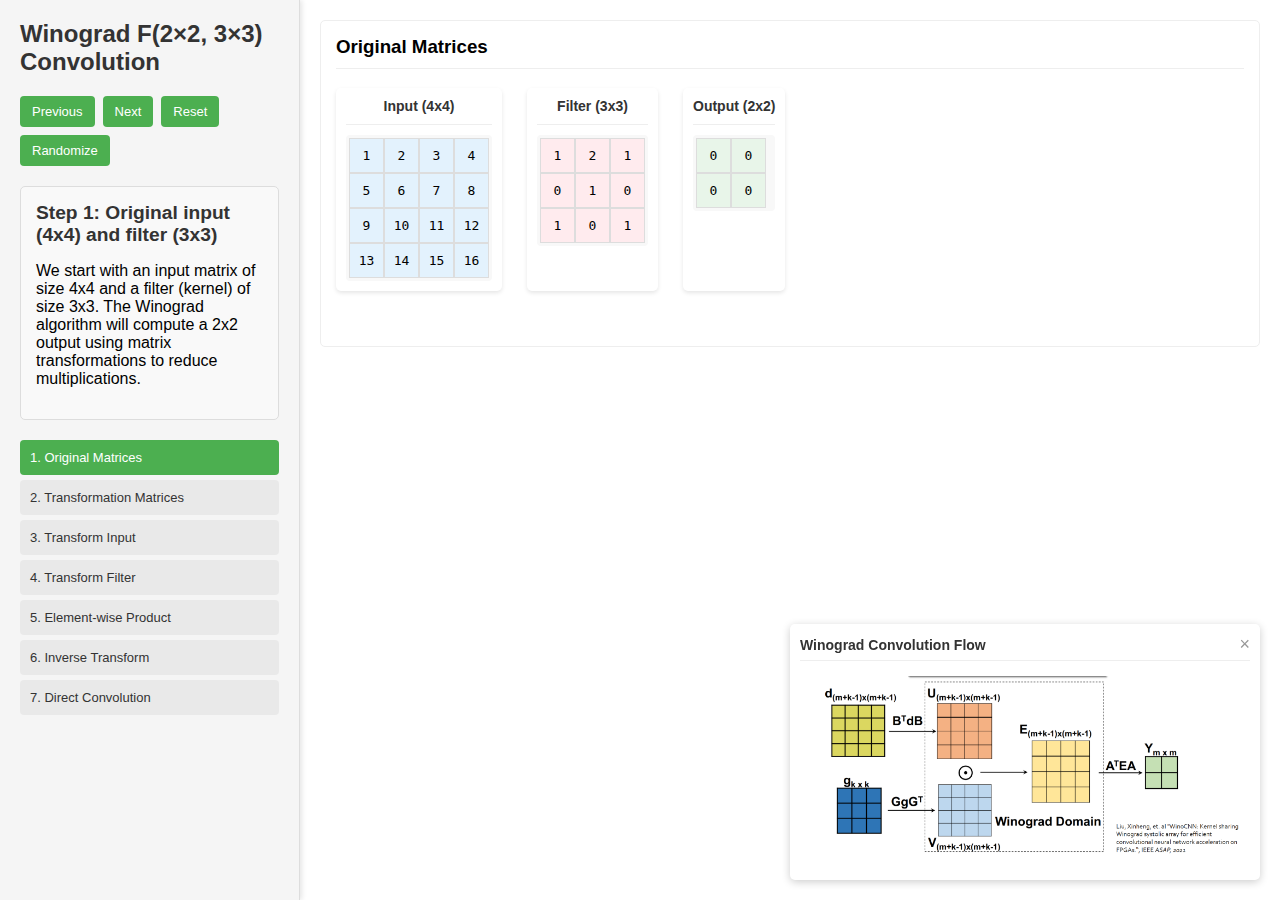
<file: index.html>
<!DOCTYPE html>
<html lang="en">
<head>
    <meta charset="UTF-8">
    <meta name="viewport" content="width=device-width, initial-scale=1.0">
    <title>Winograd Convolution Algorithm Visualization</title>
    <style>
        body {
            margin: 0;
            padding: 0;
            font-family: Arial, sans-serif;
            overflow: hidden;
        }
        
        .container {
            display: grid;
            grid-template-columns: 300px 1fr;
            height: 100vh;
        }
        
        .sidebar {
            background-color: #f5f5f5;
            padding: 20px;
            border-right: 1px solid #ddd;
            overflow-y: auto;
            box-shadow: 2px 0 5px rgba(0,0,0,0.1);
        }
        
        .main-content {
            padding: 20px;
            overflow-y: auto;
        }
        
        h1 {
            font-size: 1.5rem;
            margin-top: 0;
            margin-bottom: 20px;
            color: #333;
        }
        
        h2 {
            font-size: 1.2rem;
            margin-top: 0;
            color: #333;
        }
        
        .controls {
            display: flex;
            gap: 8px;
            margin-bottom: 20px;
            flex-wrap: wrap;
        }
        
        button {
            padding: 8px 12px;
            background-color: #4CAF50;
            color: white;
            border: none;
            border-radius: 4px;
            cursor: pointer;
            font-size: 13px;
        }
        
        button:hover {
            background-color: #45a049;
        }
        
        .step-navigation {
            margin-bottom: 20px;
        }
        
        .step-btn {
            display: block;
            width: 100%;
            text-align: left;
            padding: 10px;
            margin-bottom: 5px;
            background-color: #e9e9e9;
            border: none;
            border-radius: 4px;
            cursor: pointer;
            color: #333;
        }
        
        .step-btn.active {
            background-color: #4CAF50;
            color: white;
        }
        
        .explanation-box {
            background-color: #f9f9f9;
            border: 1px solid #ddd;
            padding: 15px;
            margin-bottom: 20px;
            border-radius: 5px;
        }
        
        .formula {
            font-family: 'Times New Roman', Times, serif;
            font-style: italic;
            font-size: 1.1em;
            margin: 10px 0;
        }
        
        .matrix-container {
            background-color: white;
            border-radius: 5px;
            box-shadow: 0 2px 4px rgba(0,0,0,0.1);
            padding: 10px;
            margin: 0 10px 20px 0;
            display: inline-block;
            vertical-align: top;
        }
        
        .matrix-container h3 {
            margin-top: 0;
            margin-bottom: 10px;
            font-size: 14px;
            text-align: center;
            color: #333;
        }
        
        .matrix-row {
            display: flex;
            flex-wrap: wrap;
            gap: 15px;
            margin-bottom: 20px;
        }
        
        .matrix {
            display: grid;
            gap: 0 !important;
            justify-items: center;
            background-color: #f8f8f8;
            border-radius: 4px;
            padding: 3px;
        }
        
        .cell {
            width: 35px;
            height: 35px;
            display: flex;
            align-items: center;
            justify-content: center;
            font-family: monospace;
            font-size: 13px;
            border: 1px solid #ddd;
            background-color: white;
            text-align: center;
            box-sizing: border-box;
        }
        
        .cell.active {
            background-color: #e0e0e0;
            font-weight: bold;
        }
        
        .input { background-color: #e3f2fd; }
        .filter { background-color: #ffebee; }
        .output { background-color: #e8f5e9; }
        .transform { background-color: #fff9c4; }
        
        .animation-container {
            position: relative;
        }
        
        #kernelHighlight {
            position: absolute;
            border: 3px dashed #ff5722;
            pointer-events: none;
            z-index: 2;
        }
        
        #transformationStatus {
            margin-left: 10px;
            padding: 8px;
            color: #333;
            font-style: italic;
        }
        
        .section {
            margin-bottom: 20px;
            border: 1px solid #eee;
            border-radius: 5px;
            padding: 15px;
            background: white;
        }
        
        .section h3 {
            margin-top: 0;
            padding-bottom: 10px;
            border-bottom: 1px solid #eee;
        }
        
        .hidden {
            display: none;
        }
        
        .input-side, .filter-side {
            display: inline-block;
            vertical-align: top;
            margin-right: 15px;
        }
        
        /* New styles for the diagram in the bottom right */
        /* Updated diagram container size */
        .diagram-container {
            position: fixed;
            bottom: 20px;
            right: 20px;
            width: 450px; /* Increased from 250px */
            background-color: white;
            border-radius: 5px;
            box-shadow: 0 2px 8px rgba(0, 0, 0, 0.2);
            padding: 10px;
            z-index: 1000;
        }

        /* You can also adjust the padding if needed */
        .diagram-content {
            text-align: center;
            padding: 5px;
        }

        /* Ensure image scales properly within the larger container */
        .diagram-content img {
            max-width: 100%;
            height: auto;
            border-radius: 3px;
        }
        
        .diagram-header {
            display: flex;
            justify-content: space-between;
            align-items: center;
            border-bottom: 1px solid #eee;
            padding-bottom: 5px;
            margin-bottom: 10px;
        }
        
        .diagram-title {
            font-weight: bold;
            font-size: 14px;
            color: #333;
        }
        
        .close-btn {
            cursor: pointer;
            font-size: 18px;
            color: #999;
        }
        
        .close-btn:hover {
            color: #333;
        }
        
        .diagram-content {
            text-align: center;
        }
        
        .diagram-content img {
            max-width: 100%;
            height: auto;
            border-radius: 3px;
        }
    </style>
</head>
<body>
    <div class="container">
        <!-- Sidebar for navigation and controls -->
        <div class="sidebar">
            <h1>Winograd F(2×2, 3×3) Convolution</h1>
            
            <div class="controls">
                <button id="prevBtn">Previous</button>
                <button id="nextBtn">Next</button>
                <button id="resetBtn">Reset</button>
                <button id="randomizeBtn">Randomize</button>
            </div>
            
            <div class="explanation-box">
                <h2 id="explanation">Step 1: Original input (4x4) and filter (3x3)</h2>
                <p id="stepDetail"></p>
            </div>
            
            <div class="step-navigation">
                <button class="step-btn active" data-step="0">1. Original Matrices</button>
                <button class="step-btn" data-step="1">2. Transformation Matrices</button>
                <button class="step-btn" data-step="2">3. Transform Input</button>
                <button class="step-btn" data-step="3">4. Transform Filter</button>
                <button class="step-btn" data-step="4">5. Element-wise Product</button>
                <button class="step-btn" data-step="5">6. Inverse Transform</button>
                <button class="step-btn" data-step="6">7. Direct Convolution</button>
            </div>
            
            <div id="animationControls" class="controls hidden">
                <button id="animateBtn">Animate Transformation</button>
                <div id="transformationStatus"></div>
            </div>
        </div>
        
        <!-- Main content area -->
        <div class="main-content">
            <!-- Original Matrices Section -->
            <div id="section-0" class="section">
                <h3>Original Matrices</h3>
                <div id="originalMatrices" class="matrix-row">
                    <div class="matrix-container">
                        <h3>Input (4x4)</h3>
                        <div id="inputMatrix" class="matrix"></div>
                    </div>
                    
                    <div class="matrix-container">
                        <h3>Filter (3x3)</h3>
                        <div id="filterMatrix" class="matrix"></div>
                    </div>
                    
                    <div class="matrix-container">
                        <h3>Output (2x2)</h3>
                        <div id="outputMatrix" class="matrix"></div>
                    </div>
                </div>
            </div>
            
            <!-- Transformation Matrices Section -->
            <div id="section-1" class="section hidden">
                <h3>Transformation Matrices</h3>
                <div id="transformMatrices" class="matrix-row">
                    <div class="matrix-container">
                        <h3>B Matrix (4x4)</h3>
                        <div id="bMatrix" class="matrix"></div>
                    </div>
                    
                    <div class="matrix-container">
                        <h3>G Matrix (4x3)</h3>
                        <div id="gMatrix" class="matrix"></div>
                    </div>
                    
                    <div class="matrix-container">
                        <h3>A Matrix (2x4)</h3>
                        <div id="aMatrix" class="matrix"></div>
                    </div>
                </div>
            </div>
            
            <!-- Input Transformation Section -->
            <div id="section-2" class="section hidden">
                <h3>Input Transformation: U = B × Input × B<sup>T</sup></h3>
                <div class="matrix-row">
                    <div class="matrix-container">
                        <h3>Input (4x4)</h3>
                        <div id="inputMatrix2" class="matrix"></div>
                    </div>
                    
                    <div class="matrix-container">
                        <h3>B Matrix</h3>
                        <div id="bMatrix2" class="matrix"></div>
                    </div>
                    
                    <div class="matrix-container">
                        <h3>B<sup>T</sup> Matrix</h3>
                        <div id="bMatrixT" class="matrix"></div>
                    </div>
                </div>
                
                <div class="matrix-row">
                    <div class="matrix-container">
                        <h3>Input × B<sup>T</sup></h3>
                        <div id="interInputBT" class="matrix"></div>
                    </div>
                    
                    <div class="matrix-container">
                        <h3>Transformed Input (U)</h3>
                        <div id="transformedInputMatrix" class="matrix"></div>
                    </div>
                </div>
            </div>
            
            <!-- Filter Transformation Section -->
            <div id="section-3" class="section hidden">
                <h3>Filter Transformation: V = G × Filter × G<sup>T</sup></h3>
                <div class="matrix-row">
                    <div class="matrix-container">
                        <h3>Filter (3x3)</h3>
                        <div id="filterMatrix2" class="matrix"></div>
                    </div>
                    
                    <div class="matrix-container">
                        <h3>G Matrix</h3>
                        <div id="gMatrix2" class="matrix"></div>
                    </div>
                    
                    <div class="matrix-container">
                        <h3>G<sup>T</sup> Matrix</h3>
                        <div id="gMatrixT" class="matrix"></div>
                    </div>
                </div>
                
                <div class="matrix-row">
                    <div class="matrix-container">
                        <h3>Filter × G<sup>T</sup></h3>
                        <div id="interFilterGT" class="matrix"></div>
                    </div>
                    
                    <div class="matrix-container">
                        <h3>Transformed Filter (V)</h3>
                        <div id="transformedFilterMatrix" class="matrix"></div>
                    </div>
                </div>
            </div>
            
            <!-- Element-wise Product Section -->
            <div id="section-4" class="section hidden">
                <h3>Element-wise Multiplication: M = U ⊙ V</h3>
                <div class="matrix-row">
                    <div class="matrix-container">
                        <h3>Transformed Input (U)</h3>
                        <div id="transformedInputMatrix2" class="matrix"></div>
                    </div>
                    
                    <div class="matrix-container">
                        <h3>Transformed Filter (V)</h3>
                        <div id="transformedFilterMatrix2" class="matrix"></div>
                    </div>
                    
                    <div class="matrix-container">
                        <h3>Element-wise Product (M)</h3>
                        <div id="elementwiseProductMatrix" class="matrix"></div>
                    </div>
                </div>
            </div>
            
            <!-- Inverse Transform Section -->
            <div id="section-5" class="section hidden">
                <h3>Inverse Transform: Output = A × M × A<sup>T</sup></h3>
                <div class="matrix-row">
                    <div class="matrix-container">
                        <h3>Element-wise Product (M)</h3>
                        <div id="elementwiseProductMatrix2" class="matrix"></div>
                    </div>
                    
                    <div class="matrix-container">
                        <h3>A Matrix</h3>
                        <div id="aMatrix2" class="matrix"></div>
                    </div>
                    
                    <div class="matrix-container">
                        <h3>A<sup>T</sup> Matrix</h3>
                        <div id="aMatrixT" class="matrix"></div>
                    </div>
                </div>
                
                <div class="matrix-row">
                    <div class="matrix-container">
                        <h3>M × A<sup>T</sup></h3>
                        <div id="interAProduct" class="matrix"></div>
                    </div>
                    
                    <div class="matrix-container">
                        <h3>Final Output (2x2)</h3>
                        <div id="outputMatrix2" class="matrix"></div>
                    </div>
                </div>
            </div>
            
            <!-- Direct Convolution Section -->
            <div id="section-6" class="section hidden">
                <h3>Direct Convolution (For Comparison)</h3>
                <div id="convAnimation" class="matrix-row">
                    <div class="matrix-container">
                        <h3>Input with Kernel</h3>
                        <div class="animation-container">
                            <div id="animInputMatrix" class="matrix"></div>
                            <div id="kernelHighlight"></div>
                        </div>
                    </div>
                    
                    <div class="matrix-container">
                        <h3>Convolution Result</h3>
                        <div id="animOutputMatrix" class="matrix"></div>
                    </div>
                </div>
            </div>
        </div>
    </div>
    
    <!-- Winograd Diagram Container -->
    <div class="diagram-container">
        <div class="diagram-header">
            <div class="diagram-title">Winograd Convolution Flow</div>
            <div class="close-btn" onclick="toggleDiagram()">×</div>
        </div>
        <div class="diagram-content">
            <!-- Replace with your actual diagram image -->
            <img src="winograd-diagram.png" alt="Winograd Convolution Flow">
        </div>
    </div>
    
    <script src="script3.js"></script>
    <script>
        // Function to toggle the diagram visibility
        function toggleDiagram() {
            const diagram = document.querySelector('.diagram-container');
            if (diagram.style.display === 'none') {
                diagram.style.display = 'block';
            } else {
                diagram.style.display = 'none';
            }
        }
    </script>
</body>
</html>
</file>
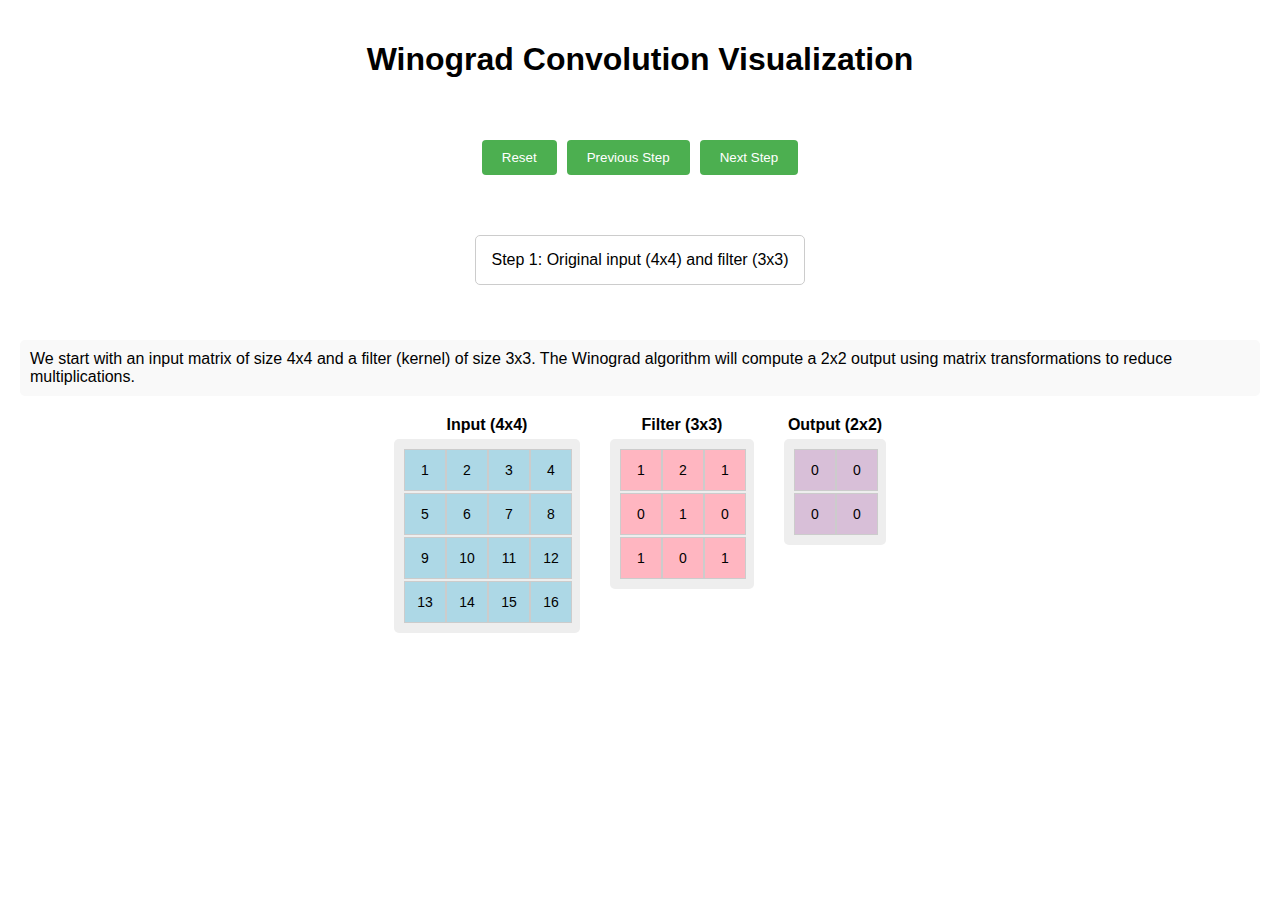
<file: test4.html>
<!DOCTYPE html>
<html>
<head>
    <style>
        body {
            font-family: Arial, sans-serif;
            margin: 20px;
        }
        
        .container {
            display: flex;
            flex-direction: column;
            align-items: center;
            gap: 20px;
        }
        
        .matrix-row {
            display: flex;
            gap: 30px;
            margin-bottom: 30px;
            flex-wrap: wrap;
            justify-content: center;
        }
        
        .matrix-container {
            display: flex;
            flex-direction: column;
            align-items: center;
        }
        
        .matrix-label {
            font-weight: bold;
            margin-bottom: 5px;
        }
        
        .matrix {
            display: grid;
            gap: 2px;
            background: #eee;
            padding: 10px;
            border-radius: 5px;
        }
        
        .cell {
            width: 40px;
            height: 40px;
            background: white;
            display: flex;
            align-items: center;
            justify-content: center;
            border: 1px solid #ccc;
            transition: all 0.3s;
            font-size: 14px;
        }
        
        .active {
            background: #90EE90 !important;
        }
        
        .input {
            background: #ADD8E6;
        }
        
        .filter {
            background: #FFB6C1;
        }
        
        .output {
            background: #D8BFD8;
        }
        
        .transform {
            background: #FFDAB9;
        }
        
        .controls {
            display: flex;
            gap: 10px;
            margin: 20px 0;
        }
        
        button {
            padding: 10px 20px;
            cursor: pointer;
            background-color: #4CAF50;
            color: white;
            border: none;
            border-radius: 4px;
        }
        
        button:hover {
            background-color: #45a049;
        }
        
        .explanation {
            margin: 20px;
            padding: 15px;
            border: 1px solid #ccc;
            border-radius: 5px;
            max-width: 800px;
            text-align: center;
        }
        
        .step-detail {
            margin-top: 15px;
            padding: 10px;
            background-color: #f9f9f9;
            border-radius: 5px;
            text-align: left;
        }
        
        .highlight {
            color: #e91e63;
            font-weight: bold;
        }
        
        .formula {
            margin: 10px 0;
            font-family: monospace;
            background-color: #f5f5f5;
            padding: 5px;
            border-radius: 3px;
        }
        
        .animation-box {
            border: 2px solid #4CAF50;
            padding: 10px;
            margin-top: 20px;
            border-radius: 5px;
            display: flex;
            flex-direction: column;
            align-items: center;
        }
        
        .kernel-animation {
            position: relative;
            margin: 20px 0;
        }
        
        .kernel-highlight {
            position: absolute;
            border: 3px solid red;
            background: rgba(255, 0, 0, 0.1);
            pointer-events: none;
        }
    </style>
</head>
<body>
    <div class="container">
        <h1>Winograd Convolution Visualization</h1>
        
        <div class="controls">
            <button onclick="reset()">Reset</button>
            <button onclick="prevStep()">Previous Step</button>
            <button onclick="nextStep()">Next Step</button>
        </div>

        <div class="explanation" id="explanation"></div>
        <div class="step-detail" id="stepDetail"></div>
        
        <!-- Original Matrices -->
        <div class="matrix-row" id="originalMatrices">
            <div class="matrix-container">
                <div class="matrix-label">Input (4x4)</div>
                <div class="matrix" id="inputMatrix"></div>
            </div>
            <div class="matrix-container">
                <div class="matrix-label">Filter (3x3)</div>
                <div class="matrix" id="filterMatrix"></div>
            </div>
            <div class="matrix-container">
                <div class="matrix-label">Output (2x2)</div>
                <div class="matrix" id="outputMatrix"></div>
            </div>
        </div>
        
        <!-- Transformation Matrices -->
        <div class="matrix-row" id="transformMatrices" style="display: none;">
            <div class="matrix-container">
                <div class="matrix-label">B Matrix (4x4)</div>
                <div class="matrix" id="bMatrix"></div>
            </div>
            <div class="matrix-container">
                <div class="matrix-label">G Matrix (4x3)</div>
                <div class="matrix" id="gMatrix"></div>
            </div>
            <div class="matrix-container">
                <div class="matrix-label">A Matrix (2x4)</div>
                <div class="matrix" id="aMatrix"></div>
            </div>
        </div>
        
        <!-- Transformed Matrices -->
        <div class="matrix-row" id="transformedMatrices" style="display: none;">
            <div class="matrix-container">
                <div class="matrix-label">Transformed Input (4x4)</div>
                <div class="matrix" id="transformedInputMatrix"></div>
            </div>
            <div class="matrix-container">
                <div class="matrix-label">Transformed Filter (4x4)</div>
                <div class="matrix" id="transformedFilterMatrix"></div>
            </div>
        </div>
        
        <!-- Element-wise Product -->
        <div class="matrix-row" id="productMatrix" style="display: none;">
            <div class="matrix-container">
                <div class="matrix-label">Element-wise Product (4x4)</div>
                <div class="matrix" id="elementwiseProductMatrix"></div>
            </div>
        </div>
        
        <!-- Convolution Animation -->
        <div class="animation-box" id="convAnimation" style="display: none;">
            <div class="matrix-label">Convolution Animation</div>
            <div class="kernel-animation" id="kernelAnimation">
                <div class="matrix" id="animInputMatrix"></div>
                <div class="kernel-highlight" id="kernelHighlight"></div>
            </div>
            <div class="matrix-container">
                <div class="matrix-label">Output Being Filled</div>
                <div class="matrix" id="animOutputMatrix"></div>
            </div>
        </div>
    </div>

    <script>
        // Winograd transformation matrices
        const B = [
            [1, 0, -1, 0], 
            [0, 1, 1, 0], 
            [0, -1, 1, 0], 
            [0, 1, 0, -1]
        ];
        
        const G = [
            [1, 0, 0], 
            [0.5, 0.5, 0.5], 
            [0.5, -0.5, 0.5], 
            [0, 0, 1]
        ];
        
        const A = [
            [1, 1, 1, 0], 
            [0, 1, -1, -1]
        ];

        let currentStep = 0;
        const steps = [
            "Step 1: Original input (4x4) and filter (3x3)",
            "Step 2: View transformation matrices (B, G, A)",
            "Step 3: Transform input using B matrices",
            "Step 4: Transform filter using G matrices",
            "Step 5: Element-wise multiplication",
            "Step 6: Final output after inverse transform using A",
            "Step 7: Direct convolution animation (for comparison)"
        ];

        const stepDescriptions = [
            "We start with an input matrix of size 4x4 and a filter (kernel) of size 3x3. The Winograd algorithm will compute a 2x2 output using matrix transformations to reduce multiplications.",
            
            "B matrix (4x4): Used to transform the input tile<br>G matrix (4x3): Used to transform the filter<br>A matrix (2x4): Used for the inverse transform<br><br>These matrices are carefully designed to minimize the number of multiplications needed.",
            
            "To transform the input, we compute:<br><div class='formula'>U = B<sup>T</sup> × Input × B</div>This transforms the original input into a form that allows efficient computation.",
            
            "Similarly, we transform the filter with:<br><div class='formula'>V = G × Filter × G<sup>T</sup></div>This prepares the filter for element-wise multiplication rather than traditional convolution.",
            
            "Instead of sliding the filter and computing sums of products, we simply multiply the transformed matrices element-wise:<br><div class='formula'>M = U ⊙ V</div>where ⊙ represents element-wise multiplication. This reduces the number of multiplications needed!",
            
            "Finally, we compute the output with:<br><div class='formula'>Output = A × M × A<sup>T</sup></div>This transforms our intermediate result back to the desired output space.",
            
            "For comparison, here's how traditional convolution would slide the 3x3 kernel over the 4x4 input, computing each output element with 9 multiplications and additions."
        ];

        let input = [];
        let filter = [];
        let transformedInput = [];
        let transformedFilter = [];
        let elementwiseProduct = [];
        let output = [];
        let animationStep = 0;
        let animationInterval;

        function createMatrixElement(rows, cols, elementId, className) {
            const matrixDiv = document.getElementById(elementId);
            matrixDiv.style.gridTemplateColumns = `repeat(${cols}, 40px)`;
            matrixDiv.innerHTML = '';
            
            const matrix = [];
            for (let i = 0; i < rows; i++) {
                matrix[i] = [];
                for (let j = 0; j < cols; j++) {
                    const cell = document.createElement('div');
                    cell.className = `cell ${className}`;
                    cell.dataset.row = i;
                    cell.dataset.col = j;
                    matrixDiv.appendChild(cell);
                }
            }
            return matrix;
        }

        function fillMatrix(matrix, elementId, className, randomize = false) {
            const matrixDiv = document.getElementById(elementId);
            const cells = matrixDiv.getElementsByClassName('cell');
            let idx = 0;
            
            for (let i = 0; i < matrix.length; i++) {
                for (let j = 0; j < matrix[0].length; j++) {
                    if (randomize) {
                        if (className === 'input') {
                            matrix[i][j] = Math.floor(Math.random() * 5);
                        } else if (className === 'filter') {
                            matrix[i][j] = Math.floor(Math.random() * 3);
                        } else {
                            matrix[i][j] = 0;
                        }
                    }
                    cells[idx].textContent = typeof matrix[i][j] === 'number' ? 
                        (Number.isInteger(matrix[i][j]) ? matrix[i][j] : matrix[i][j].toFixed(1)) : 
                        matrix[i][j];
                    cells[idx].className = `cell ${className}`;
                    idx++;
                }
            }
            return matrix;
        }

        function matrixMultiply(a, b) {
            const result = [];
            for (let i = 0; i < a.length; i++) {
                result[i] = [];
                for (let j = 0; j < b[0].length; j++) {
                    let sum = 0;
                    for (let k = 0; k < a[0].length; k++) {
                        sum += a[i][k] * b[k][j];
                    }
                    result[i][j] = sum;
                }
            }
            return result;
        }

        function transpose(m) {
            return m[0].map((_, i) => m.map(row => row[i]));
        }

        function setupMatrices() {
            // Create matrices
            input = createMatrixElement(4, 4, 'inputMatrix', 'input');
            filter = createMatrixElement(3, 3, 'filterMatrix', 'filter');
            createMatrixElement(2, 2, 'outputMatrix', 'output');
            
            // Create transformation matrices
            createMatrixElement(4, 4, 'bMatrix', 'transform');
            createMatrixElement(4, 3, 'gMatrix', 'transform');
            createMatrixElement(2, 4, 'aMatrix', 'transform');
            
            // Create transformed matrices
            createMatrixElement(4, 4, 'transformedInputMatrix', 'input');
            createMatrixElement(4, 4, 'transformedFilterMatrix', 'filter');
            
            // Create element-wise product matrix
            createMatrixElement(4, 4, 'elementwiseProductMatrix', 'output');
            
            // Animation matrices
            createMatrixElement(4, 4, 'animInputMatrix', 'input');
            createMatrixElement(2, 2, 'animOutputMatrix', 'output');
            
            // Fill with values
            input = fillMatrix([
                [1, 2, 3, 4],
                [5, 6, 7, 8],
                [9, 10, 11, 12],
                [13, 14, 15, 16]
            ], 'inputMatrix', 'input');
            
            filter = fillMatrix([
                [1, 2, 1],
                [0, 1, 0],
                [1, 0, 1]
            ], 'filterMatrix', 'filter');
            
            fillMatrix([[0, 0], [0, 0]], 'outputMatrix', 'output');
            fillMatrix(B, 'bMatrix', 'transform');
            fillMatrix(G, 'gMatrix', 'transform');
            fillMatrix(A, 'aMatrix', 'transform');
            
            // Also set up animation matrices
            fillMatrix([...input], 'animInputMatrix', 'input');
            fillMatrix([[0, 0], [0, 0]], 'animOutputMatrix', 'output');
        }

        function reset() {
            clearInterval(animationInterval);
            currentStep = 0;
            animationStep = 0;
            
            // Hide all extra matrix rows
            document.getElementById('transformMatrices').style.display = 'none';
            document.getElementById('transformedMatrices').style.display = 'none';
            document.getElementById('productMatrix').style.display = 'none';
            document.getElementById('convAnimation').style.display = 'none';
            
            // Show original matrices
            document.getElementById('originalMatrices').style.display = 'flex';
            
            setupMatrices();
            updateExplanation();
        }

        function updateExplanation() {
            document.getElementById('explanation').textContent = steps[currentStep];
            document.getElementById('stepDetail').innerHTML = stepDescriptions[currentStep];
        }

        function prevStep() {
            clearInterval(animationInterval);
            if (currentStep > 0) {
                currentStep--;
                updateStepDisplay();
            }
        }

        function nextStep() {
            clearInterval(animationInterval);
            if (currentStep < steps.length - 1) {
                currentStep++;
                updateStepDisplay();
            }
        }

        function updateStepDisplay() {
            updateExplanation();
            
            // Reset display for all matrix sections
            document.getElementById('transformMatrices').style.display = 'none';
            document.getElementById('transformedMatrices').style.display = 'none';
            document.getElementById('productMatrix').style.display = 'none';
            document.getElementById('convAnimation').style.display = 'none';
            
            switch(currentStep) {
                case 0: // Original matrices
                    break;
                    
                case 1: // Show transformation matrices
                    document.getElementById('transformMatrices').style.display = 'flex';
                    break;
                    
                case 2: // Transform input using B
                    document.getElementById('transformMatrices').style.display = 'flex';
                    document.getElementById('transformedMatrices').style.display = 'flex';
                    
                    // Calculate transformed input: U = B^T * input * B
                    transformedInput = matrixMultiply(transpose(B), matrixMultiply(input, B));
                    fillMatrix(transformedInput, 'transformedInputMatrix', 'input');
                    break;
                    
                case 3: // Transform filter using G
                    document.getElementById('transformMatrices').style.display = 'flex';
                    document.getElementById('transformedMatrices').style.display = 'flex';
                    
                    // Keep showing transformed input
                    fillMatrix(transformedInput, 'transformedInputMatrix', 'input');
                    
                    // Calculate transformed filter: V = G * filter * G^T
                    transformedFilter = matrixMultiply(G, matrixMultiply(filter, transpose(G)));
                    fillMatrix(transformedFilter, 'transformedFilterMatrix', 'filter');
                    break;
                    
                case 4: // Element-wise multiplication
                    document.getElementById('transformedMatrices').style.display = 'flex';
                    document.getElementById('productMatrix').style.display = 'flex';
                    
                    // Keep showing transformed input and filter
                    fillMatrix(transformedInput, 'transformedInputMatrix', 'input');
                    fillMatrix(transformedFilter, 'transformedFilterMatrix', 'filter');
                    
                    // Calculate element-wise product
                    elementwiseProduct = [];
                    for (let i = 0; i < 4; i++) {
                        elementwiseProduct[i] = [];
                        for (let j = 0; j < 4; j++) {
                            elementwiseProduct[i][j] = transformedInput[i][j] * transformedFilter[i][j];
                        }
                    }
                    fillMatrix(elementwiseProduct, 'elementwiseProductMatrix', 'output');
                    break;
                    
                case 5: // Final output calculation
                    document.getElementById('productMatrix').style.display = 'flex';
                    
                    // Calculate output: Y = A * M * A^T
                    output = matrixMultiply(A, matrixMultiply(elementwiseProduct, transpose(A)));
                    
                    // Show element-wise product matrix
                    fillMatrix(elementwiseProduct, 'elementwiseProductMatrix', 'output');
                    
                    // Update output matrix
                    fillMatrix(output, 'outputMatrix', 'output');
                    break;
                    
                case 6: // Direct convolution animation
                    document.getElementById('convAnimation').style.display = 'flex';
                    animationStep = 0;
                    startConvolutionAnimation();
                    break;
            }
        }

        function startConvolutionAnimation() {
            const kernelHighlight = document.getElementById('kernelHighlight');
            const animOutputMatrix = document.getElementById('animOutputMatrix');
            const outputCells = animOutputMatrix.getElementsByClassName('cell');

            // Reset output matrix
            for (let i = 0; i < 2; i++) {
                for (let j = 0; j < 2; j++) {
                    outputCells[i * 2 + j].textContent = '0';
                    outputCells[i * 2 + j].classList.remove('active');
                }
            }

            // Set up kernel highlight
            const cellSize = 40; // match the CSS size
            kernelHighlight.style.width = `${3 * cellSize + 6}px`;
            kernelHighlight.style.height = `${3 * cellSize + 6}px`;

            let position = 0;
            clearInterval(animationInterval);

            animationInterval = setInterval(() => {
                // Position is 0, 1, 2, 3 for the 4 possible positions of the kernel
                const row = Math.floor(position / 2);
                const col = position % 2;

                // Position the highlight
                kernelHighlight.style.left = `${col * cellSize}px`;
                kernelHighlight.style.top = `${row * cellSize}px`;

                // Calculate convolution result for this position
                let sum = 0;
                for (let i = 0; i < 3; i++) {
                    for (let j = 0; j < 3; j++) {
                        sum += input[row + i][col + j] * filter[i][j];
                    }
                }

                // Update output
                outputCells[row * 2 + col].textContent = sum;
                outputCells[row * 2 + col].classList.add('active');

                // Move to next position or reset
                position++;
                if (position >= 4) {
                    clearInterval(animationInterval);

                    // Compare with Winograd result
                    setTimeout(() => {
                        const winograd = output.flat();
                        const direct = Array.from(outputCells).map(cell => parseInt(cell.textContent));

                        let match = true;
                        for (let i = 0; i < 4; i++) {
                            if (Math.abs(winograd[i] - direct[i]) > 0.1) match = false;
                        }

                        const stepDetail = document.getElementById('stepDetail');
                        stepDetail.innerHTML += `<br><br><span class='highlight'>Verification: The direct convolution ${match ? 'matches' : 'does not match'} the Winograd result.</span>`;
                    }, 500);
                }
            }, 1500);
        }

        // Initialize everything
        reset();
    </script>
</body>
</html>
</file>
